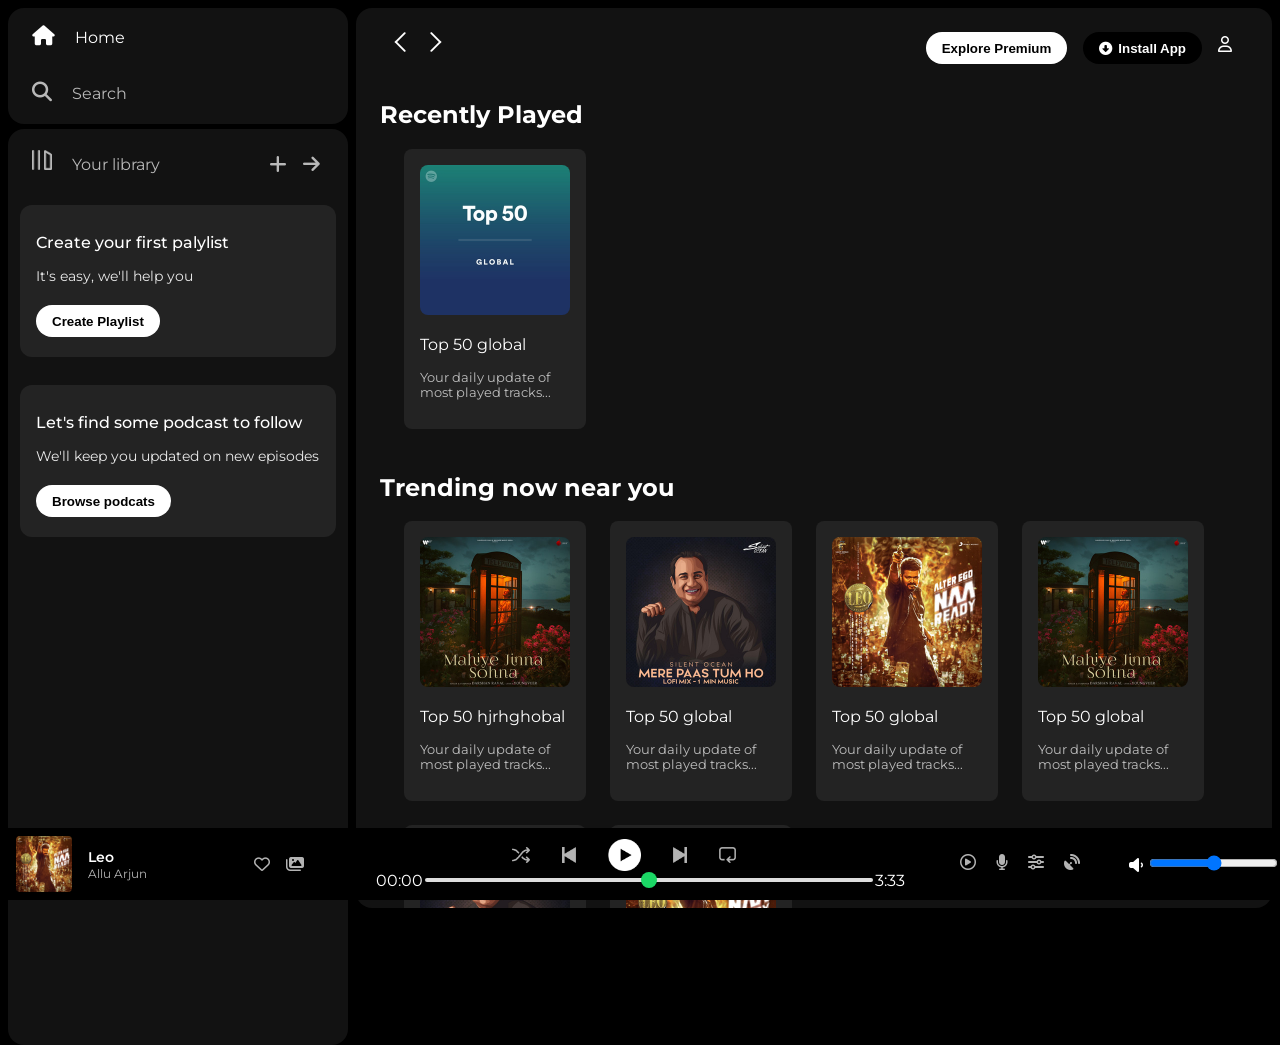
<file: index.html>
<!DOCTYPE html>
<html lang="en">
<head>
    <meta charset="UTF-8">
    <meta name="viewport" content="width=device-width, initial-scale=1.0">
    <link rel="stylesheet" href="https://cdnjs.cloudflare.com/ajax/libs/font-awesome/6.7.2/css/all.min.css" integrity="sha512-Evv84Mr4kqVGRNSgIGL/F/aIDqQb7xQ2vcrdIwxfjThSH8CSR7PBEakCr51Ck+w+/U6swU2Im1vVX0SVk9ABhg==" crossorigin="anonymous" referrerpolicy="no-referrer" />
    
    <title>Spotify - Web Player: Music for everyone</title>
    <link rel="shortcut icon" href="assets/logo.png" type="image/x-icon">

    <link rel="stylesheet" href="style.css">
    <link rel="preconnect" href="https://fonts.googleapis.com">
    <link rel="preconnect" href="https://fonts.gstatic.com" crossorigin>
    <link href="https://fonts.googleapis.com/css2?family=Montserrat:ital,wght@0,100..900;1,100..900&display=swap" rel="stylesheet">
    <link rel="icon" href="assets/logo.png">
    
</head>
<body>

    <div class="main">
        <div class="sidebar">
            <div class="nav">
                <div class="nav-option" style="opacity: 1;">
                    <i class="fa-solid fa-house"></i>
                    <a href="#">Home</a>
                </div>
                <div class="nav-option">
                    <i class="fa-solid fa-magnifying-glass"></i>
                    <a href="#">Search</a>
                </div>
            </div>

            <div class="library">
                <div class="options">
                    <div class="lib-option nav-option">
                        <img src="assets/library_icon.png" alt="library">
                        <a href="#">Your library</a>
                    </div>
                    <div class="icons">
                        <i class="fa-solid fa-plus"></i>
                        <i class="fa-solid fa-arrow-right"></i>
                    </div>
                </div>
                <div class="lib-box">
                    <div class="box">
                        <p class="box-p1">Create your first palylist</p>
                        <p class="box-p2">It's easy, we'll help you</p>
                        <button class="badge">Create Playlist</button>
                    </div>
                    <div class="box">
                        <p class="box-p1">Let's find some podcast to follow</p>
                        <p class="box-p2">We'll keep you updated on new episodes</p>
                        <button class="badge">Browse podcats</button>
                    </div>
                </div>
            </div>
        </div>
        <div class="main_content">
            <div class="sticky-nav">
                <div class="sticky-nav-icons">
                    <img src="assets/backward_icon.png" alt="bc">
                    <img src="assets/forward_icon.png" alt="forw" class="hide">
                </div>
                <div class="sticky-nav-options">
                    <button class="badge nav-items">Explore Premium</button>
                    <button class="badge nav-items dark-badge"><i class="fa-solid fa-circle-down" style="margin-right: 6px;"></i>Install App</button>
                    <i class="fa-regular fa-user nav-items"></i>
                </div>
            </div>

            <!-- card 1 -->
                <h2>Recently Played</h2>
                <div class="cards-container">
                    <div class="card">
                        <img src="assets/card1img.jpeg" alt="1" class="card-img">
                        <p class="cart-title">Top 50 global</p>
                        <p class="card-info">Your daily update of most played tracks...</p>
                    </div>
                </div>


                <!-- card 2 -->
                <h2>Trending now near you</h2>
                <div class="cards-container">
                    <div class="card">
                        <img src="assets/card2img.jpeg" alt="1" class="card-img">
                        <p class="cart-title">Top 50 hjrhghobal</p>
                        <p class="card-info">Your daily update of most played tracks...</p>
                    </div>
                

                <!-- card 3 -->
                    <div class="card">
                        <img src="assets/card3img.jpeg" alt="1" class="card-img">
                        <p class="cart-title">Top 50 global</p>
                        <p class="card-info">Your daily update of most played tracks...</p>
                    </div>

                    <!-- card 4 -->
                    <div class="card">
                        <img src="assets/card4img.jpeg" alt="1" class="card-img">
                        <p class="cart-title">Top 50 global</p>
                        <p class="card-info">Your daily update of most played tracks...</p>
                    </div>

                    <div class="card">
                        <img src="assets/card2img.jpeg" alt="1" class="card-img">
                        <p class="cart-title">Top 50 global</p>
                        <p class="card-info">Your daily update of most played tracks...</p>
                    </div>
                

                <!-- card 3 -->
                    <div class="card">
                        <img src="assets/card3img.jpeg" alt="1" class="card-img">
                        <p class="cart-title">Top 50 global</p>
                        <p class="card-info">Your daily update of most played tracks...</p>
                    </div>

                    <!-- card 4 -->
                    <div class="card">
                        <img src="assets/card4img.jpeg" alt="1" class="card-img">
                        <p class="cart-title">Top 50 global</p>
                        <p class="card-info">Your daily update of most played tracks...</p>
                    </div>
                </div>

                <h2>Featured Charts</h2>
                <div class="cards-container">
                    <div class="card">
                        <img src="assets/card1img.jpeg" alt="1" class="card-img">
                        <p class="cart-title">Top 50 global</p>
                        <p class="card-info">Your daily update of most played tracks...</p>
                    </div>

                    <div class="card">
                        <img src="assets/card5img.jpeg" alt="1" class="card-img">
                        <p class="cart-title">Top 50 global</p>
                        <p class="card-info">Your daily update of most played tracks...</p>
                    </div>

                    <div class="card">
                        <img src="assets/card6img.jpeg" alt="1" class="card-img">
                        <p class="cart-title">Top 50 global</p>
                        <p class="card-info">Your daily update of most played tracks...</p>
                    </div>
                </div>
            <div class="footer">
                <div class="line"></div>
            </div>
        </div>
    </div>


        <div class="music_player">
            <div class="album">
                <div class="album-container">

                    <img src="assets/card4img.jpeg" class="album-img" alt="">

                    <div class="album-info">
                        <h4 class="album-title">Leo</h4>
                        <span class="album-dec">Allu Arjun</span>
                    </div>
                        
                    

                    <div class="album-icons">
                        <i class="fa-regular fa-heart album-icon"></i>
                    <i class="fa-solid fa-images album-icon"></i>
                    </div>
                    
                </div>
            </div>



            <div class="player">
                <div class="player-control">
                    <img src="assets/player_icon1.png" class="player-control-icons">
                    <img src="assets/player_icon2.png" class="player-control-icons">
                    <img src="assets/player_icon3.png" class="player-control-icons" style="opacity: 1; height: 2rem;">
                    <img src="assets/player_icon4.png" class="player-control-icons">
                    <img src="assets/player_icon5.png" class="player-control-icons">
                </div>

                <div class="playback-bar">
                    <span class="current-time">00:00</span>
                    <input type="range" min="0" max="100" class="progress-bar" step="1">
                    <span class="tot-time">3:33</span>
                </div>
            </div>



            <div class="controls">
                <div class="controls-container">
                    <div class="control-icons">
                        <i class="fa-regular fa-circle-play"></i>
                        <i class="fa-solid fa-microphone"></i>
                        <i class="fa-solid fa-sliders"></i>
                        <i class="fa-solid fa-satellite-dish"></i>
                    </div>
                    
                    <div class="control-range">
                        <i class="fa-solid fa-volume-low"></i>
                        <input type="range">
                    </div>
                    
                </div>
            </div>
        </div>
    </div>



</body>
</html>
</file>
<file: style.css>
body{
    font-family: "Montserrat", sans-serif;
    margin: 0;
    background-color: black;
    color: white;
    overflow: hidden;
}
.main{
    display: flex;
    height: 100vh;
    padding: 0.5rem;
}
.sidebar{
    background-color: black;
    width: 340px;
    border-radius: 1rem; /* 16px = 1rem */
    margin-right: 0.5rem;
}
.main_content{
    background-color: #121212;
    flex: 1;
    border-radius: 1rem;
    overflow: auto;
    padding: 0 1.5rem 0 1.5rem;
}
.music_player{
    background-color: black;
    position: fixed;
    bottom: 0px;
    width: 100%;
    height: 72px;
}

a{
    text-decoration: none;
    color: white;
}
.nav{
    background-color: #121212;
    border-radius: 1rem;
    display: flex;
    flex-direction: column;
    justify-content: center;
    height: 100px;
    padding: 0.5rem 0.75rem;
}
.nav-option{
    line-height: 2.5rem;
    opacity: 0.7;
    padding: 0.5rem 0.75rem;
}
.nav-option:hover{
    opacity: 1;
    transition: all 0.3s ease-in-out;
}
.nav-option i{
    font-size: 1.25rem;
}
.nav-option a{
    font-size: 1rem;
    margin-left: 1rem;
}

.library{
    background-color: #121212;
    border-radius: 1rem;
    height: 100%;
    margin-top: 0.3rem;
    padding: 0.5rem 0.75rem;
}
.options{
    display: flex;
    justify-content: space-between;
    align-items: center;
}
.lib-option img{
    height: 1.25rem;
    font-weight: 1.25rem;
}

.icons{
    font-size: 1.20rem;
    display: flex;
}
.icons i{
    opacity: 0.7;
    margin-right: 1rem;
}
.icons i:hover{
    opacity: 1;
    transition: all 0.3s ease-in-out;
}

.box{
    background-color: #232323;
    height: 8rem;
    border-radius: 0.75rem;
    margin: 0.75rem 0 1.75rem 0;
    padding: 0.75rem 1rem;
}
.box-p1{
    font-size: 1rem;
    font-weight: 500;
}
.box-p2{
    font-size: 0.85rem;
    opacity: 0.9;
}
.badge{
    background-color: white;
    border: none;
    border-radius: 100px;
    padding: 0.25rem 1rem;
    font-weight: 700;
    margin-top: 0.5rem;
    height: 2rem;
    width: fit-content;
}

.sticky-nav{
    position: sticky;
    top: 0;
    background-color: #121212;
    display: flex;
    justify-content: space-between;
    align-items: center;
    padding: 1rem 0 1rem 0;
    z-index: 10;
}
.sticky-nav-icons img{
    margin-left: 0.5rem;
}
.sticky-nav-options{
    display: flex;
    justify-content: center;
    align-items: center;
}
.nav-items{
    margin-right: 1rem;
}
.dark-badge{
    background-color: #000;
    color: #fff;
}

@media (max-width: 1000px) {
    .hide{
        display: none;
    }
}

.card{
    background-color: #232323;
    width: 150px;
    border-radius: 0.5rem;
    padding: 1rem;
    margin: 0 0 1.5rem 1.5rem;
}
.cards-container{
    display: flex;
    flex-wrap: wrap;
}
.card-img{
    width: 100%;
    border-radius: 0.5rem;
}
.card-title{
    font-weight: 600;
}
.card-info{
    opacity: 0.7;
    font-size: 0.80rem;
}

.footer{
    height: 300px;
    display: flex;
    align-items: center;
    justify-content: center;
}
.line{
    width: 95%;
    height: 30%;
    border-top: 1px solid white;
    opacity: 0.4;
}

.music_player{
    display: flex;
    justify-content: space-between;
    align-items: center;
}
.album{
    width: 25%;
}
.player{
    width: 50%;
}
.controls{
    width: 25%;
}
.player-control-icons{
    height: 1rem;
    margin-right: 2rem;
    opacity: 0.7;
}
.player-control-icons:hover{
    opacity: 1;
}
.player-control{
    display: flex;
    justify-content: center;
    align-items: center;
}

.playback-bar{
    display: flex;
    justify-content: center;
    align-items: center;
}
.progress-bar{
    width: 70%;
    appearance: none;
    background-color: transparent;
    cursor: pointer;
}
.progress-bar::-webkit-slider-runnable-track{
    background-color: #ddd;
    border-radius: 100px;
    height: 0.25rem;
}
.progress-bar::-webkit-slider-thumb{
    appearance: none;
    height: 16px;
    width: 16px;
    background-color: #1bd765;
    border-radius: 50%;
    margin-top: -6px;
}

/* .album-container{
    height: 4rem;
    width: 100%;
    display: flex;
    flex-wrap: wrap;
    justify-content: center;
    
} */
.album-container {
    display: flex;
    align-items: center;
    height: 100%;
    padding-left: 1rem;
}
/* .album-img{
    margin: 0.5rem;
    width: 25%;
} */
.album-img {
    width: 3.5rem;
    height: 3.5rem;
    border-radius: 0.25rem; /* 4px */
    margin-right: 1rem;
}
.album-info {
    display: flex;
    flex-direction: column;
    justify-content: center;
    flex: 1; /* takes remaining space */
}
/* .album-title{
    margin-top: 0rem;
    width: 50%;
    height: 1rem;
} */
.album-title {
    font-size: 0.9rem;
    margin: 0;
    font-weight: 600;
}
/* .album-dec{
    margin-bottom: 0;
    width: 50%;
    height: 1rem;
    
} */
.album-dec {
    font-size: 0.75rem;
    opacity: 0.7;
}
.album-icons {
    display: flex;
    gap: 1rem;
    margin-right: 1rem;
}
.album-icon {
    font-size: 1rem;
    opacity: 0.7;
    cursor: pointer;
}
.album-icon:hover {
    opacity: 1;
}
.controls-container{
    height: 100%;
    display: flex;
    justify-content: space-between;
}
.control-icons i{
    opacity: 0.7;
    margin-right:1rem;
}
.control-icons i:hover{
    opacity: 1;
    transform: scale(1.6);
    cursor: pointer;
    transition: all 0.3s linear;
}
</file>
<file: code/style.css>
body{
    font-family: "Montserrat", sans-serif;
    margin: 0;
    background-color: black;
    color: white;
    overflow: hidden;
}
.main{
    display: flex;
    height: 100vh;
    padding: 0.5rem;
}
.sidebar{
    background-color: black;
    width: 340px;
    border-radius: 1rem; /* 16px = 1rem */
    margin-right: 0.5rem;
}
.main_content{
    background-color: #121212;
    flex: 1;
    border-radius: 1rem;
    overflow: auto;
    padding: 0 1.5rem 0 1.5rem;
}
.music_player{
    background-color: black;
    position: fixed;
    bottom: 0px;
    width: 100%;
    height: 72px;
}

a{
    text-decoration: none;
    color: white;
}
.nav{
    background-color: #121212;
    border-radius: 1rem;
    display: flex;
    flex-direction: column;
    justify-content: center;
    height: 100px;
    padding: 0.5rem 0.75rem;
}
.nav-option{
    line-height: 2.5rem;
    opacity: 0.7;
    padding: 0.5rem 0.75rem;
}
.nav-option:hover{
    opacity: 1;
    transition: all 0.3s ease-in-out;
}
.nav-option i{
    font-size: 1.25rem;
}
.nav-option a{
    font-size: 1rem;
    margin-left: 1rem;
}

.library{
    background-color: #121212;
    border-radius: 1rem;
    height: 100%;
    margin-top: 0.3rem;
    padding: 0.5rem 0.75rem;
}
.options{
    display: flex;
    justify-content: space-between;
    align-items: center;
}
.lib-option img{
    height: 1.25rem;
    font-weight: 1.25rem;
}

.icons{
    font-size: 1.20rem;
    display: flex;
}
.icons i{
    opacity: 0.7;
    margin-right: 1rem;
}
.icons i:hover{
    opacity: 1;
    transition: all 0.3s ease-in-out;
}

.box{
    background-color: #232323;
    height: 8rem;
    border-radius: 0.75rem;
    margin: 0.75rem 0 1.75rem 0;
    padding: 0.75rem 1rem;
}
.box-p1{
    font-size: 1rem;
    font-weight: 500;
}
.box-p2{
    font-size: 0.85rem;
    opacity: 0.9;
}
.badge{
    background-color: white;
    border: none;
    border-radius: 100px;
    padding: 0.25rem 1rem;
    font-weight: 700;
    margin-top: 0.5rem;
    height: 2rem;
    width: fit-content;
}

.sticky-nav{
    position: sticky;
    top: 0;
    background-color: #121212;
    display: flex;
    justify-content: space-between;
    align-items: center;
    padding: 1rem 0 1rem 0;
    z-index: 10;
}
.sticky-nav-icons img{
    margin-left: 0.5rem;
}
.sticky-nav-options{
    display: flex;
    justify-content: center;
    align-items: center;
}
.nav-items{
    margin-right: 1rem;
}
.dark-badge{
    background-color: #000;
    color: #fff;
}

@media (max-width: 1000px) {
    .hide{
        display: none;
    }
}

.card{
    background-color: #232323;
    width: 150px;
    border-radius: 0.5rem;
    padding: 1rem;
    margin: 0 0 1.5rem 1.5rem;
}
.cards-container{
    display: flex;
    flex-wrap: wrap;
}
.card-img{
    width: 100%;
    border-radius: 0.5rem;
}
.card-title{
    font-weight: 600;
}
.card-info{
    opacity: 0.7;
    font-size: 0.80rem;
}

.footer{
    height: 300px;
    display: flex;
    align-items: center;
    justify-content: center;
}
.line{
    width: 95%;
    height: 30%;
    border-top: 1px solid white;
    opacity: 0.4;
}

.music_player{
    display: flex;
    justify-content: space-between;
    align-items: center;
}
.album{
    width: 25%;
}
.player{
    width: 50%;
}
.controls{
    width: 25%;
}
.player-control-icons{
    height: 1rem;
    margin-right: 2rem;
    opacity: 0.7;
}
.player-control-icons:hover{
    opacity: 1;
}
.player-control{
    display: flex;
    justify-content: center;
    align-items: center;
}

.playback-bar{
    display: flex;
    justify-content: center;
    align-items: center;
}
.progress-bar{
    width: 70%;
    appearance: none;
    background-color: transparent;
    cursor: pointer;
}
.progress-bar::-webkit-slider-runnable-track{
    background-color: #ddd;
    border-radius: 100px;
    height: 0.25rem;
}
.progress-bar::-webkit-slider-thumb{
    appearance: none;
    height: 16px;
    width: 16px;
    background-color: #1bd765;
    border-radius: 50%;
    margin-top: -6px;
}

/* .album-container{
    height: 4rem;
    width: 100%;
    display: flex;
    flex-wrap: wrap;
    justify-content: center;
    
} */
.album-container {
    display: flex;
    align-items: center;
    height: 100%;
    padding-left: 1rem;
}
/* .album-img{
    margin: 0.5rem;
    width: 25%;
} */
.album-img {
    width: 3.5rem;
    height: 3.5rem;
    border-radius: 0.25rem; /* 4px */
    margin-right: 1rem;
}
.album-info {
    display: flex;
    flex-direction: column;
    justify-content: center;
    flex: 1; /* takes remaining space */
}
/* .album-title{
    margin-top: 0rem;
    width: 50%;
    height: 1rem;
} */
.album-title {
    font-size: 0.9rem;
    margin: 0;
    font-weight: 600;
}
/* .album-dec{
    margin-bottom: 0;
    width: 50%;
    height: 1rem;
    
} */
.album-dec {
    font-size: 0.75rem;
    opacity: 0.7;
}
.album-icons {
    display: flex;
    gap: 1rem;
    margin-right: 1rem;
}
.album-icon {
    font-size: 1rem;
    opacity: 0.7;
    cursor: pointer;
}
.album-icon:hover {
    opacity: 1;
}
.controls-container{
    height: 100%;
    display: flex;
    justify-content: space-between;
}
.control-icons i{
    opacity: 0.7;
    margin-right:1rem;
}
.control-icons i:hover{
    opacity: 1;
    transform: scale(1.6);
    cursor: pointer;
    transition: all 0.3s linear;
}
</file>
